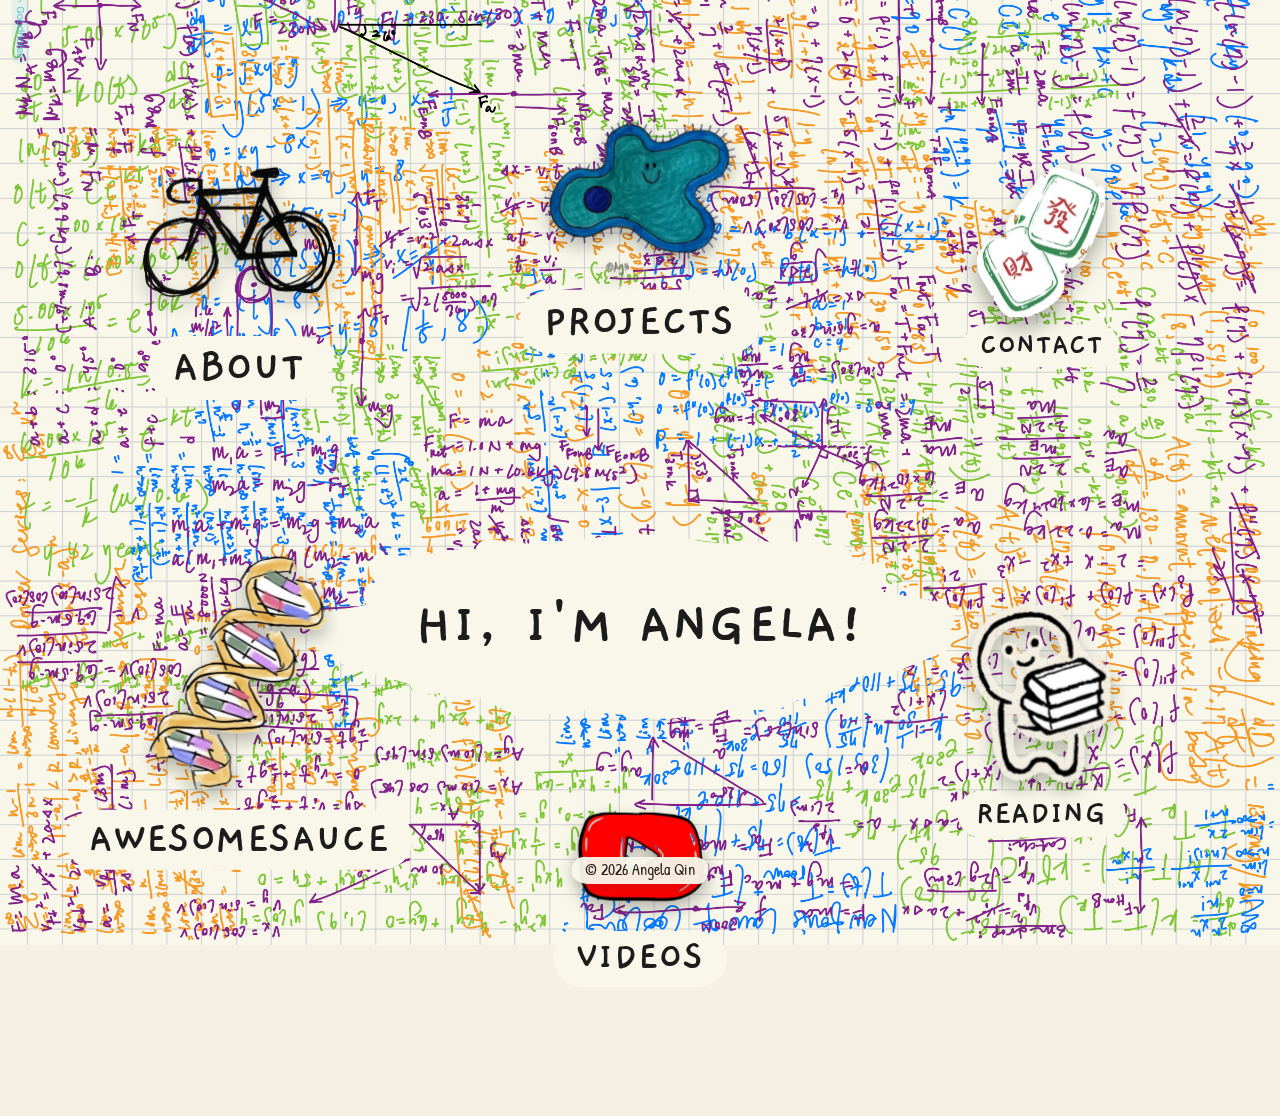
<file: index.html>
<!DOCTYPE html>
<html lang="en">
<head>
  <meta charset="UTF-8">
  <meta name="viewport" content="width=device-width, initial-scale=1.0">
  <link rel="icon" type="image/png" href="/favicon.png">
  <title>Home</title>
  <link rel="preconnect" href="https://fonts.googleapis.com">
  <link rel="preconnect" href="https://fonts.gstatic.com" crossorigin>
  <link href="https://fonts.googleapis.com/css2?family=Gaegu:wght@700&family=Patrick+Hand&display=swap" rel="stylesheet">
  <link rel="stylesheet" href="styles.css">
  <link rel="stylesheet" href="footer.css">
</head>
<body>
  <main class="viewport" aria-label="Navigation">
    <div class="board" id="board"></div>
  </main>
  <script src="page-layout.js"></script>
  <script src="script.js"></script>
</body>
</html>
</file>
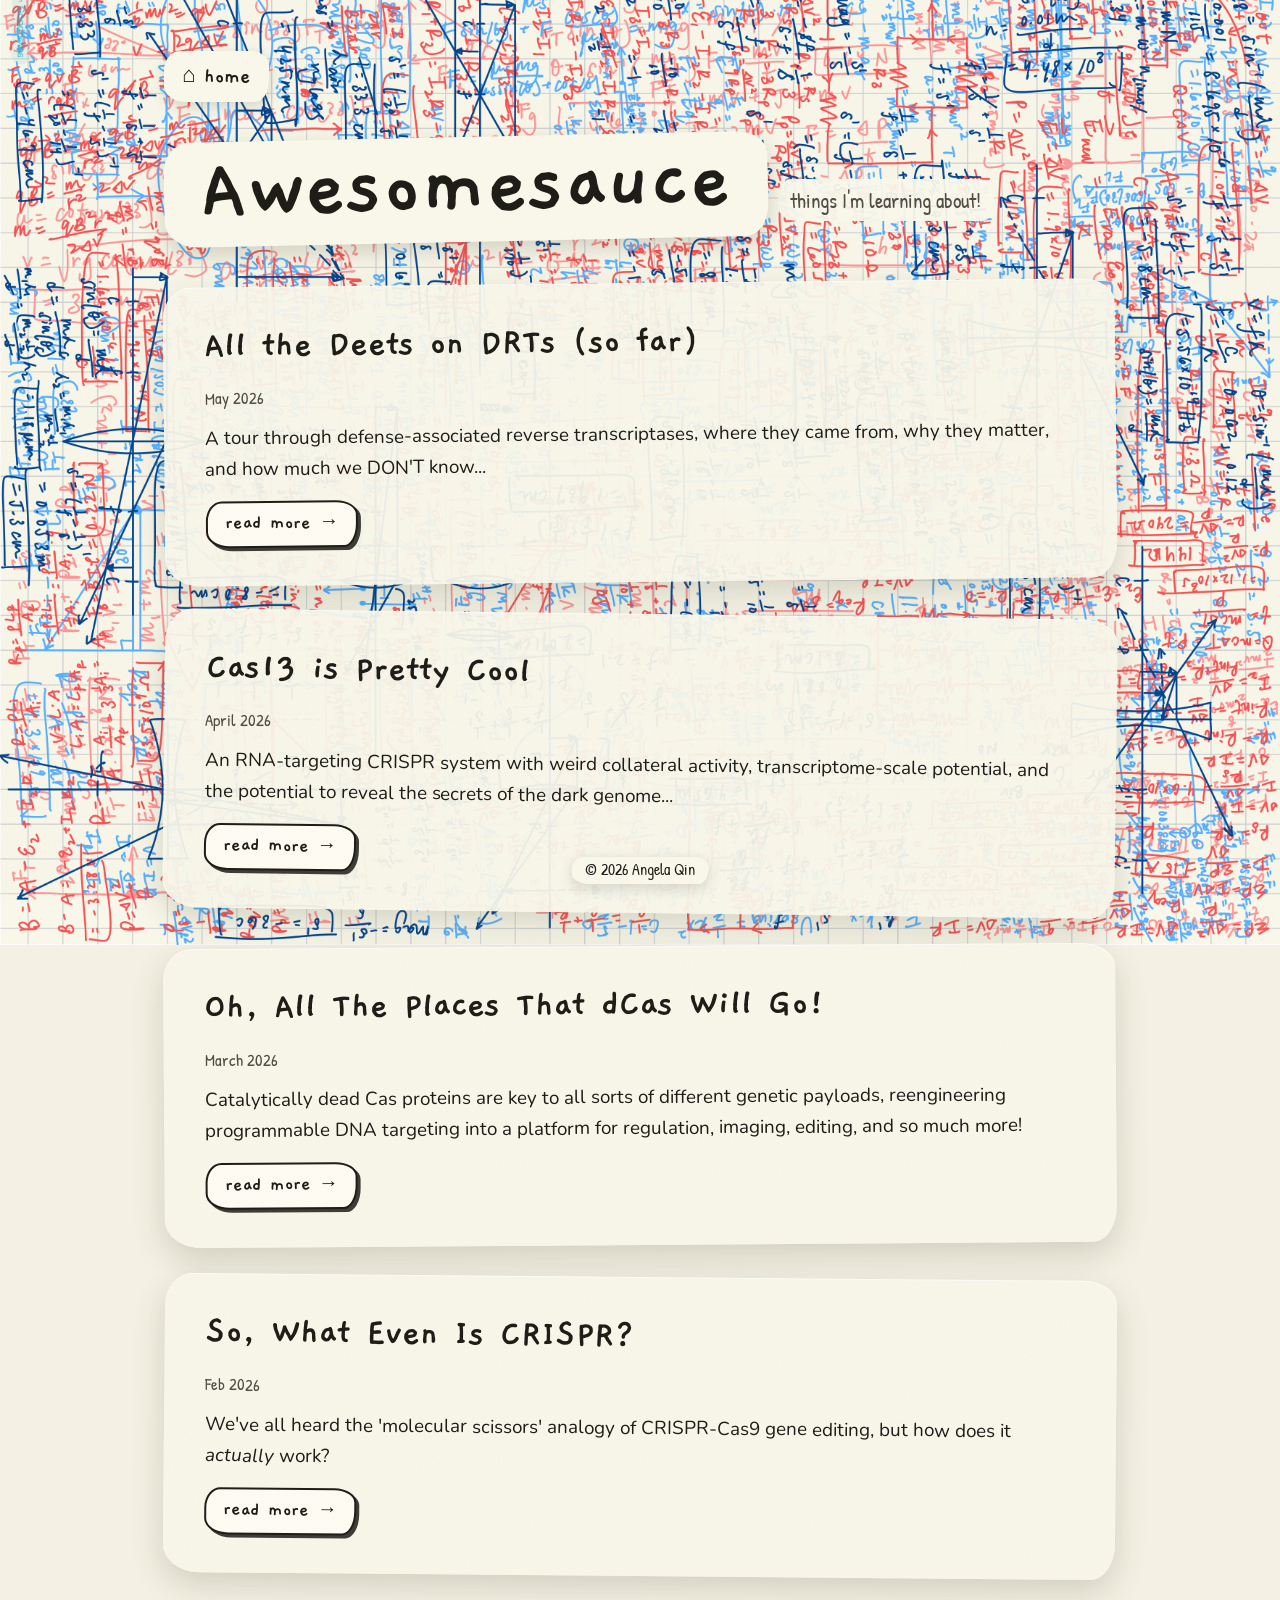
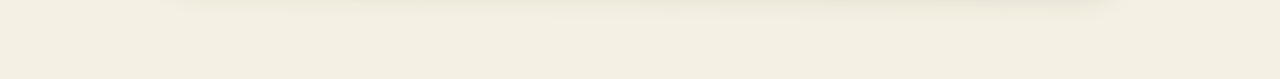
<file: awesomesauce/index.html>
<!DOCTYPE html>
<html lang="en">
<head>
  <meta charset="UTF-8">
  <meta name="viewport" content="width=device-width, initial-scale=1.0">
  <link rel="icon" type="image/png" href="/favicon.png">
  <title>Awesomesauce — Angela</title>
  <link rel="preconnect" href="https://fonts.googleapis.com">
  <link rel="preconnect" href="https://fonts.gstatic.com" crossorigin>
  <link href="https://fonts.googleapis.com/css2?family=Gaegu:wght@400;700&family=Patrick+Hand&family=Nunito:wght@400;600;700&display=swap" rel="stylesheet">
  <link rel="stylesheet" href="../pages.css">
  <link rel="stylesheet" href="../footer.css">
</head>
<body class="notebook">
  <div id="app"></div>
  <script src="../page-layout.js"></script>
  <script>
    // Edit this list to add posts / notes / essays.
    const posts = [
      {
        title: "All the Deets on DRTs (so far)",
        date: "May 2026",
        excerpt: "A tour through defense-associated reverse transcriptases, where they came from, why they matter, and how much we DON'T know...",
        link: "#",
        tilt: -0.6
      },
      {
        title: "Cas13 is Pretty Cool",
        date: "April 2026",
        excerpt: "An RNA-targeting CRISPR system with weird collateral activity, transcriptome-scale potential, and the potential to reveal the secrets of the dark genome...",
        link: "#",
        tilt: 0.7
      },
      {
        title: "Oh, All The Places That dCas Will Go!",
        date: "March 2026",
        excerpt: "Catalytically dead Cas proteins are key to all sorts of different genetic payloads, reengineering programmable DNA targeting into a platform for regulation, imaging, editing, and so much more!",
        link: "#",
        tilt: -0.4
      },
      {
        title: "So, What Even Is CRISPR?",
        date: "Feb 2026",
        excerpt: "We've all heard the 'molecular scissors' analogy of CRISPR-Cas9 gene editing, but how does it <em>actually</em> work?",
        link: "#",
        tilt: 0.5
      },
    ];

    const previews = posts.map(p =>
      PaperPanel({
        title: p.title,
        meta: p.date,
        tilt: p.tilt,
        body: `<p>${p.excerpt}</p>`,
        footer: `<a class="paper-link" href="${p.link}">read more &rarr;</a>`
      })
    ).join("");

    document.getElementById("app").innerHTML = NotebookPageLayout({
      title: "Awesomesauce",
      subtitle: "things I'm learning about!",
      children: previews
    });
  </script>
</body>
</html>
</file>
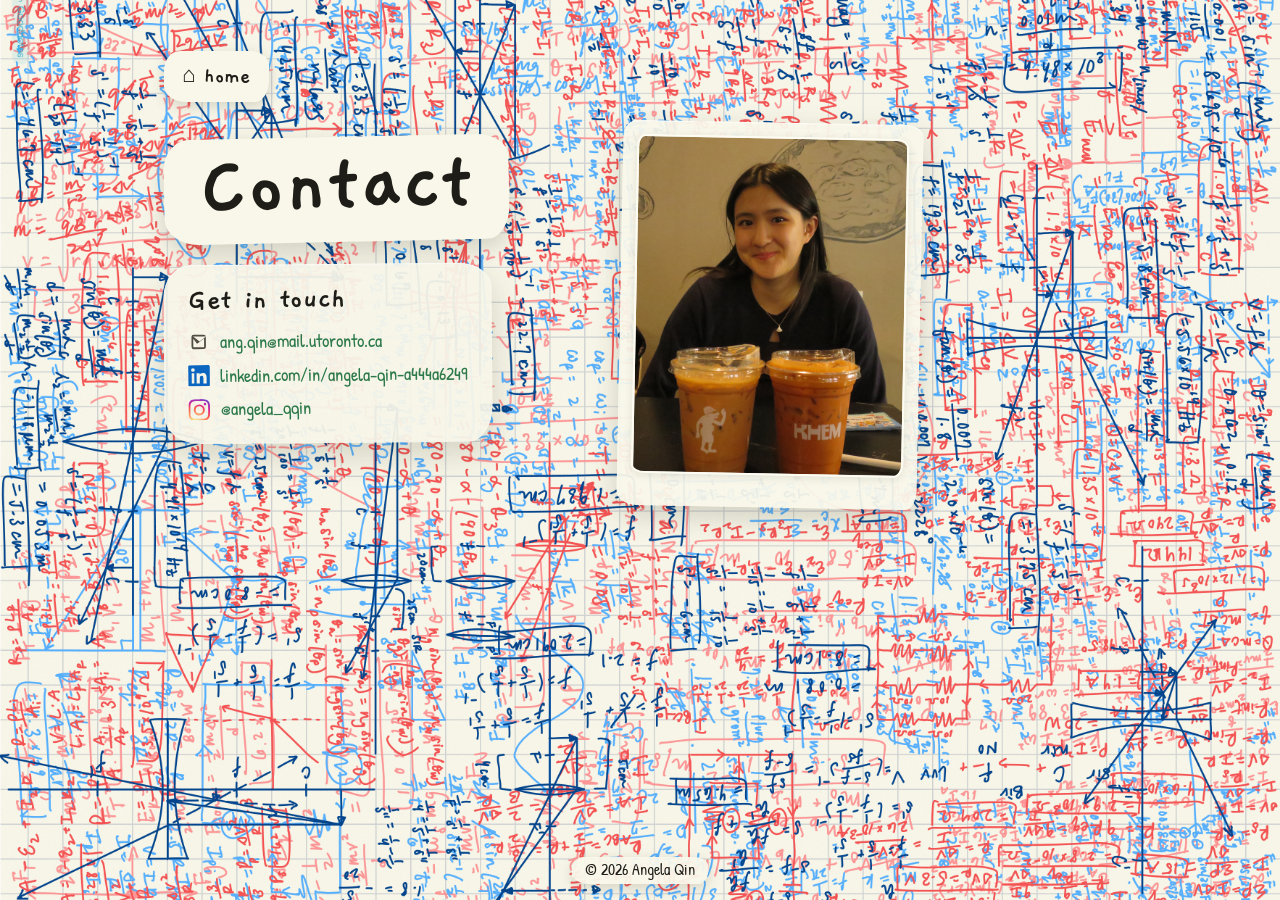
<file: contact/index.html>
<!DOCTYPE html>
<html lang="en">
<head>
  <meta charset="UTF-8">
  <meta name="viewport" content="width=device-width, initial-scale=1.0">
  <link rel="icon" type="image/png" href="/favicon.png">
  <title>Contact — Angela</title>
  <link rel="preconnect" href="https://fonts.googleapis.com">
  <link rel="preconnect" href="https://fonts.gstatic.com" crossorigin>
  <link href="https://fonts.googleapis.com/css2?family=Gaegu:wght@400;700&family=Patrick+Hand&family=Nunito:wght@400;600;700&display=swap" rel="stylesheet">
  <link rel="stylesheet" href="../pages.css">
  <link rel="stylesheet" href="../footer.css">
</head>
<body class="notebook notebook--contact">
  <div id="app"></div>
  <script src="../page-layout.js"></script>
  <script>
    const iconEmail = `<svg viewBox="0 0 24 24" aria-hidden="true"><path d="M4 6.5A2.5 2.5 0 0 1 6.5 4h11A2.5 2.5 0 0 1 20 6.5v11A2.5 2.5 0 0 1 17.5 20h-11A2.5 2.5 0 0 1 4 17.5v-11Zm1.8-.5 7.2 5.5L20.2 6H5.8ZM6 8.3v9.2c0 .28.22.5.5.5h11c.28 0 .5-.22.5-.5V8.3l-6.9 5.3a1 1 0 0 1-1.2 0L6 8.3Z" fill="currentColor"/></svg>`;
    const iconLinkedIn = `<svg viewBox="0 0 24 24" aria-hidden="true"><path fill="#0A66C2" d="M20.447 20.452h-3.554v-5.569c0-1.328-.027-3.037-1.852-3.037-1.853 0-2.136 1.445-2.136 2.939v5.667H9.351V9h3.414v1.561h.046c.477-.9 1.637-1.85 3.37-1.85 3.601 0 4.267 2.37 4.267 5.455v6.286zM5.337 7.433a-2.067 2.067 0 1 1 0-4.134 2.067 2.067 0 0 1 0 4.134zM6.756 20.452H3.916V9h2.84v11.452zM22.225 0H1.771C.792 0 0 .774 0 1.729v20.542C0 23.227.792 24 1.771 24h20.451C23.2 24 24 23.227 24 22.271V1.729C24 .774 23.2 0 22.222 0h.003z"/></svg>`;
    const iconInstagram = `<svg viewBox="0 0 24 24" aria-hidden="true"><defs><radialGradient id="ig-grad" cx="30%" cy="107%" r="150%"><stop offset="0%" stop-color="#fdf497"/><stop offset="5%" stop-color="#fdf497"/><stop offset="45%" stop-color="#fd5949"/><stop offset="60%" stop-color="#d6249f"/><stop offset="90%" stop-color="#285AEB"/></radialGradient></defs><path fill="url(#ig-grad)" d="M12 2.163c3.204 0 3.584.012 4.85.07 3.252.148 4.771 1.691 4.919 4.919.058 1.265.069 1.645.069 4.849 0 3.205-.012 3.584-.069 4.849-.149 3.225-1.664 4.771-4.919 4.919-1.266.058-1.644.07-4.85.07-3.204 0-3.584-.012-4.849-.07-3.26-.149-4.771-1.699-4.919-4.92-.058-1.265-.07-1.644-.07-4.849 0-3.204.013-3.583.07-4.849.149-3.227 1.664-4.771 4.919-4.919 1.266-.057 1.645-.069 4.849-.069zM12 0C8.741 0 8.333.014 7.053.072 2.695.272.273 2.69.073 7.052.014 8.333 0 8.741 0 12c0 3.259.014 3.668.072 4.948.2 4.358 2.618 6.78 6.98 6.98C8.333 23.986 8.741 24 12 24c3.259 0 3.668-.014 4.948-.072 4.354-.2 6.782-2.618 6.979-6.98.059-1.28.073-1.689.073-4.948 0-3.259-.014-3.667-.072-4.947-.196-4.354-2.617-6.78-6.979-6.98C15.668.014 15.259 0 12 0zm0 5.838a6.162 6.162 0 1 0 0 12.324 6.162 6.162 0 0 0 0-12.324zM12 16a4 4 0 1 1 0-8 4 4 0 0 1 0 8zm6.406-11.845a1.44 1.44 0 1 0 0 2.881 1.44 1.44 0 0 0 0-2.881z"/></svg>`;

    const links = `
      <div class="contact-rows">
        <a class="contact-row" href="mailto:ang.qin@mail.utoronto.ca">
          <span class="contact-icon">${iconEmail}</span>
          <span class="contact-label">ang.qin@mail.utoronto.ca</span>
        </a>
        <a class="contact-row" href="https://www.linkedin.com/in/angela-qin-a444a6249/" target="_blank" rel="noopener noreferrer">
          <span class="contact-icon contact-icon--brand">${iconLinkedIn}</span>
          <span class="contact-label">linkedin.com/in/angela-qin-a444a6249</span>
        </a>
        <a class="contact-row" href="https://www.instagram.com/angela_qqin/" target="_blank" rel="noopener noreferrer">
          <span class="contact-icon contact-icon--brand">${iconInstagram}</span>
          <span class="contact-label">@angela_qqin</span>
        </a>
      </div>`;

    document.getElementById("app").innerHTML = NotebookPageLayout({
      title: "Contact",
      children: `
        <div class="contact-layout">
          ${PaperPanel({
            title: "Get in touch",
            tilt: -0.5,
            className: "paper-panel--contact",
            html: `<div class="panel-body">${links}</div>`
          })}
          <figure class="contact-photo-card">
            <img class="contact-photo" src="../assets/IMG_1138.JPEG" alt="Angela" loading="lazy">
          </figure>
        </div>`
    });
  </script>
</body>
</html>
</file>
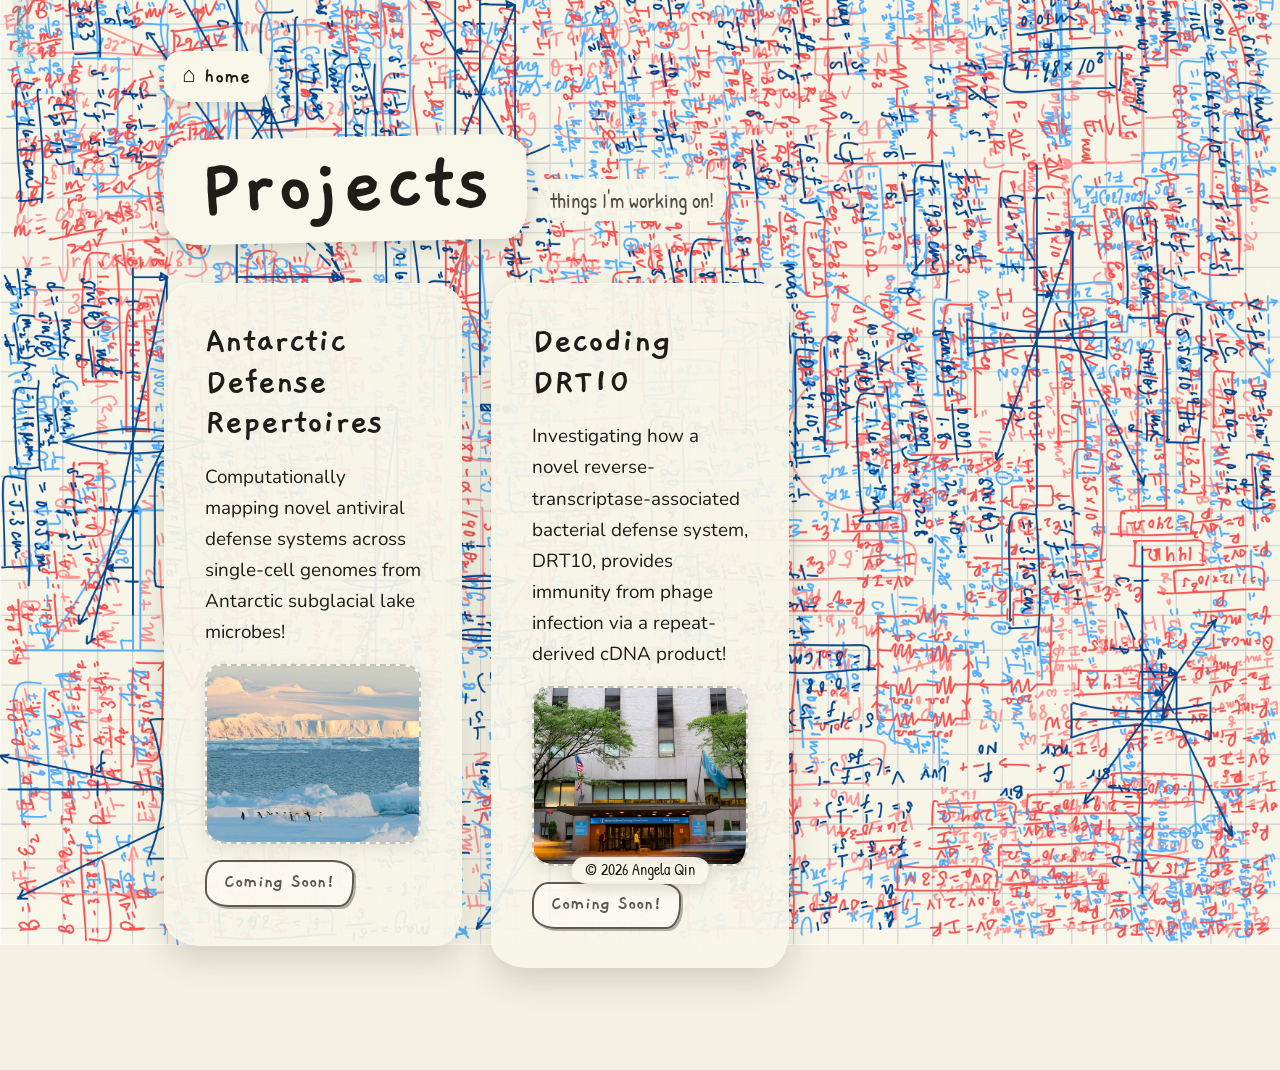
<file: projects/index.html>
<!DOCTYPE html>
<html lang="en">
<head>
  <meta charset="UTF-8">
  <meta name="viewport" content="width=device-width, initial-scale=1.0">
  <link rel="icon" type="image/png" href="/favicon.png">
  <title>Projects — Angela</title>
  <link rel="preconnect" href="https://fonts.googleapis.com">
  <link rel="preconnect" href="https://fonts.gstatic.com" crossorigin>
  <link href="https://fonts.googleapis.com/css2?family=Gaegu:wght@400;700&family=Patrick+Hand&family=Nunito:wght@400;600;700&display=swap" rel="stylesheet">
  <link rel="stylesheet" href="../pages.css">
  <link rel="stylesheet" href="../footer.css">
</head>
<body class="notebook">
  <div id="app"></div>
  <script src="../page-layout.js"></script>
  <script>
    // Edit this list to add / change projects.
    const projects = [
      {
        title: "Antarctic Defense Repertoires",
        desc: "Computationally mapping novel antiviral defense systems across single-cell genomes from Antarctic subglacial lake microbes!",
        img: "../assets/antarctica-project.png",
        alt: "Antarctic landscape with penguins, ice, and glaciers",
      },
      {
        title: "Decoding DRT10",
        desc: "Investigating how a novel reverse-transcriptase-associated bacterial defense system, DRT10, provides immunity from phage infection via a repeat-derived cDNA product!",
        img: "../assets/mskcc-project.png",
        alt: "Memorial Sloan Kettering Cancer Center main entrance",
      },
    ];

    const cards = projects.map(p =>
      PaperPanel({
        title: p.title,
        body: `<p>${p.desc}</p><div class="project-image"><img src="${p.img}" alt="${p.alt}" loading="lazy"></div>`,
        footer: `<span class="paper-link paper-link--soon">Coming Soon!</span>`
      })
    ).join("");

    document.getElementById("app").innerHTML = NotebookPageLayout({
      title: "Projects",
      subtitle: "things I'm working on!",
      children: `<div class="card-grid">${cards}</div>`
    });
  </script>
</body>
</html>
</file>
<file: styles.css>
*,
*::before,
*::after {
  box-sizing: border-box;
  margin: 0;
  padding: 0;
}

html,
body {
  width: 100%;
  min-height: 100svh;
  overflow-x: hidden;
  overflow-y: auto;
  background: #f4f1e4 url("assets/bg.png") center center / cover no-repeat fixed;
}

.viewport {
  position: relative;
  width: 100%;
  box-sizing: content-box;
  min-height: 100svh;
  --scroll-room-top: clamp(1.5rem, 4svh, 2.75rem);
  --scroll-buffer-bottom: clamp(80px, 12vh, 160px);
  padding-top: var(--scroll-room-top);
  padding-bottom: calc(clamp(64px, 8vh, 120px) + var(--scroll-buffer-bottom));
  overflow: visible;
  --safe-top: clamp(3.25rem, 9svh, 4.75rem);
  --safe-bottom: clamp(2.75rem, 7svh, 3.75rem);
  --safe-side: clamp(0.85rem, 3vw, 2rem);
}

.board {
  position: absolute;
  top: var(--safe-top);
  right: var(--safe-side);
  bottom: calc(var(--safe-bottom) + var(--scroll-buffer-bottom));
  left: var(--safe-side);
}

/* ── center greeting + scribble ─────────────────────────────── */
.hero {
  position: absolute;
  left: 50%;
  top: 56%;
  transform: translate(-50%, -50%);
  display: flex;
  align-items: center;
  justify-content: center;
  z-index: 0;
  pointer-events: none;
}

.hero-scribble {
  position: absolute;
  width: clamp(42vw, 50vw, 56vw);
  height: auto;
  left: 50%;
  transform: translateX(-50%);
}

.hero-text {
  position: relative;
  font-family: "Gaegu", "Patrick Hand", "Comic Sans MS", cursive;
  font-weight: 700;
  font-size: clamp(3.2vw, 4.6vw, 5rem);
  line-height: 1;
  text-transform: uppercase;
  letter-spacing: 0.02em;
  color: #1c1c1c;
  white-space: nowrap;
}

/* ── floating doodle icon ──────────────────────────────────── */
.icon {
  position: absolute;
  width: var(--w, 11vw);
  transform: translate(-50%, -50%);
  display: flex;
  flex-direction: column;
  align-items: center;
  gap: 0.6vw;
  text-decoration: none;
  color: #1a1a1a;
  z-index: 1;
}

/* icon positions within the padded board safe area */
.icon--projects     { left: 50%; top: 18%; }
.icon--about        { left: 17%; top: 22%; }
.icon--contact      { left: 83%; top: 22%; }
.icon--awesomesauce {
  left: 17%;
  top: 73%;
  --w: calc(14vw * 0.875);
  width: var(--w);
}
.icon--videos       { left: 50%; top: 86%; transform: translate(-50%, calc(-50% + 45px)); }

.icon--projects .icon-label {
  transform: translateY(clamp(-0.7rem, -1.5vw, -1.1rem));
}

.icon--videos .icon-label {
  transform: translateY(clamp(-0.35rem, -0.8vw, -0.6rem));
}

.icon--videos .icon-art {
  margin-top: clamp(0.4rem, 1vw, 0.85rem);
  position: relative;
  top: clamp(0.35rem, 0.85vw, 0.65rem);
}
.icon--reading      { left: 83%; top: 74%; }

.icon-art {
  width: 100%;
  aspect-ratio: 1 / 1;
  display: flex;
  align-items: center;
  justify-content: center;
  animation: float 4.5s ease-in-out infinite;
  animation-delay: var(--delay, 0s);
  filter: drop-shadow(0 0.7vw 0.7vw rgba(0, 0, 0, 0.28));
  transition: transform 0.2s ease, filter 0.2s ease;
  will-change: transform;
}

.icon-art img,
.icon-art svg {
  width: 100%;
  height: 100%;
  object-fit: contain;
  display: block;
}

.icon-art--plate {
  background: rgba(244, 241, 228, 0.82);
  backdrop-filter: blur(8px);
  -webkit-backdrop-filter: blur(8px);
  border-radius: 24%;
  padding: 9%;
}

.icon-art--prominent {
  filter: drop-shadow(0 0.84vw 0.84vw rgba(0, 0, 0, 0.336));
}

.icon:hover .icon-art,
.icon:focus-visible .icon-art {
  transform: scale(1.12) rotate(-2deg);
  filter: drop-shadow(0 1.2vw 1vw rgba(0, 0, 0, 0.34));
}

.icon:hover .icon-art--prominent,
.icon:focus-visible .icon-art--prominent {
  filter: drop-shadow(0 1.44vw 1.2vw rgba(0, 0, 0, 0.408));
}

.icon:focus-visible {
  outline: none;
}

.icon-label {
  font-family: "Gaegu", "Patrick Hand", "Comic Sans MS", cursive;
  font-weight: 700;
  font-size: calc(var(--w) * 0.24);
  line-height: 1;
  color: #1c1c1c;
  text-transform: uppercase;
  letter-spacing: 0.02em;
  pointer-events: none;
  background: #f8f7ea;
  border-radius: 20em;
  padding: 0.18em 0.55em 0.22em;
}

@keyframes float {
  0%,
  100% { transform: translateY(0); }
  50%  { transform: translateY(-0.55vw); }
}

@media (prefers-reduced-motion: reduce) {
  .icon-art { animation: none; }
}

@media (max-width: 900px) {
  .viewport {
    --safe-top: clamp(3rem, 8svh, 4.25rem);
    --safe-bottom: clamp(2.5rem, 6.5svh, 3.25rem);
  }

  .hero-scribble {
    width: clamp(48vw, 58vw, 64vw);
  }

  .icon--projects     { top: 20%; }
  .icon--about        { top: 24%; left: 16%; }
  .icon--contact      { top: 24%; left: 84%; }
  .icon--awesomesauce { top: 74%; left: 16%; }
  .icon--videos       { top: 87%; }
  .icon--reading      { top: 75%; left: 84%; }
}

@media (max-width: 600px) {
  .viewport {
    --safe-top: clamp(2.75rem, 7.5svh, 3.75rem);
    --safe-side: clamp(0.65rem, 2.5vw, 1.25rem);
  }

  .hero-text {
    font-size: clamp(4.8vw, 6vw, 2.2rem);
  }

  .icon {
    gap: 0.45vw;
  }

  .icon--projects     { top: 21%; --w-adjust: 0.88; }
  .icon--about        { top: 26%; left: 15%; }
  .icon--contact      { top: 26%; left: 85%; }
  .icon--awesomesauce { top: 75%; left: 15%; }
  .icon--videos       { top: 88%; }
  .icon--reading      { top: 76%; left: 85%; }
}

@media (max-height: 700px) {
  .viewport {
    --safe-top: clamp(2.5rem, 7svh, 3.5rem);
    --safe-bottom: clamp(2.25rem, 6svh, 3rem);
  }

  .hero-scribble {
    width: clamp(38vw, 46vw, 52vw);
  }

  .hero-text {
    font-size: clamp(2.8vw, 3.8vw, 3.2rem);
  }

  .icon--projects { top: 22%; }
  .icon--about,
  .icon--contact  { top: 27%; }
  .icon--awesomesauce { top: 76%; }
  .icon--videos   { top: 89%; }
  .icon--reading  { top: 77%; }
}
</file>
<file: footer.css>
/* Global copyright footer — included on every page */
.site-copyright {
  position: fixed;
  bottom: clamp(0.55rem, 1.8svh, 1rem);
  left: 50%;
  transform: translateX(-50%);
  z-index: 20;
  font-family: "Patrick Hand", "Gaegu", "Comic Sans MS", cursive;
  font-size: clamp(0.82rem, 1.4vw, 0.98rem);
  line-height: 1;
  color: #1f1d18;
  background: rgba(248, 247, 234, 0.95);
  padding: 0.32em 0.85em 0.38em;
  border-radius: 14px 18px 12px 20px / 16px 12px 20px 14px;
  box-shadow: 0 4px 14px rgba(60, 60, 40, 0.18);
  pointer-events: none;
  white-space: nowrap;
}
</file>
<file: pages.css>
/* ───────────────────────────────────────────────────────────
   Shared styles for notebook sub-pages.
   Swap the background image in ONE place: --notebook-bg below.
   ─────────────────────────────────────────────────────────── */
:root {
  --paper: #f8f7ea;          /* warm cream paper */
  --paper-translucent: rgba(248, 247, 234, 0.95);
  --ink: #1f1d18;
  --ink-soft: #514d44;
  --accent: #2d7a4a;
  --notebook-bg: url("assets/bg2.png");
}

*,
*::before,
*::after {
  box-sizing: border-box;
  margin: 0;
  padding: 0;
}

html { scroll-behavior: smooth; }

body.notebook {
  min-height: 100%;
  color: var(--ink);
  font-family: "Nunito", system-ui, -apple-system, "Segoe UI", sans-serif;
  font-size: clamp(1rem, 1.05vw + 0.7rem, 1.18rem);
  line-height: 1.65;
  /* warm cream paper underneath the messy doodle scan */
  background:
    #f4f1e4 var(--notebook-bg) center center / cover no-repeat fixed;
}

/* faint paper grain overlay across the whole page */
body.notebook::before {
  content: "";
  position: fixed;
  inset: 0;
  pointer-events: none;
  z-index: 0;
  opacity: 0.06;
  mix-blend-mode: multiply;
  background-image: url("data:image/svg+xml,%3Csvg xmlns='http://www.w3.org/2000/svg' width='120' height='120'%3E%3Cfilter id='n'%3E%3CfeTurbulence type='fractalNoise' baseFrequency='0.8' numOctaves='2' stitchTiles='stitch'/%3E%3CfeColorMatrix type='saturate' values='0'/%3E%3C/filter%3E%3Crect width='100%25' height='100%25' filter='url(%23n)'/%3E%3C/svg%3E");
  background-size: 160px 160px;
}

/* ── layout ──────────────────────────────────────────────── */
.notebook-page {
  position: relative;
  z-index: 1;
  max-width: 1080px;
  margin: 0 auto;
  padding: clamp(1.5rem, 4vw, 3.5rem) clamp(1.2rem, 5vw, 4rem) clamp(4rem, 8vw, 7rem);
}

.page-header {
  display: flex;
  align-items: center;
  justify-content: flex-start;
  margin-bottom: clamp(1.2rem, 3vw, 2.2rem);
}

.home-link {
  display: inline-flex;
  align-items: center;
  gap: 0.4em;
  font-family: "Gaegu", "Patrick Hand", "Comic Sans MS", cursive;
  font-weight: 700;
  font-size: 1.4rem;
  text-decoration: none;
  color: var(--ink);
  background: var(--paper);
  border-radius: 16px 20px 14px 22px / 20px 14px 22px 16px;
  padding: 0.3em 0.8em;
  box-shadow: 0 4px 14px rgba(60, 60, 40, 0.18);
  transition: transform 0.15s ease, box-shadow 0.15s ease;
}
.home-link:hover {
  transform: translateY(-2px) rotate(-1deg);
  box-shadow: 0 7px 18px rgba(60, 60, 40, 0.24);
}

.page-title {
  display: inline-block;
  font-family: "Gaegu", "Patrick Hand", "Comic Sans MS", cursive;
  font-weight: 700;
  font-size: clamp(2.6rem, 9vw, 5.5rem);
  line-height: 0.95;
  letter-spacing: 0.01em;
  color: var(--ink);
  background: var(--paper);
  padding: 0.08em 0.4em 0.16em;
  border-radius: 26px 32px 22px 34px / 30px 22px 34px 26px;
  box-shadow: 0 8px 22px rgba(60, 60, 40, 0.2);
  transform: rotate(-1.2deg);
  margin-bottom: clamp(1.4rem, 3.5vw, 2.6rem);
}

.page-title-row {
  display: flex;
  flex-wrap: wrap;
  align-items: flex-end;
  gap: clamp(0.75rem, 2vw, 1.4rem);
  margin-bottom: clamp(1.4rem, 3.5vw, 2.6rem);
}

.page-title-row .page-title {
  margin-bottom: 0;
}

.page-title-aside {
  font-family: "Patrick Hand", "Gaegu", cursive;
  font-size: clamp(1.05rem, 1.8vw, 1.4rem);
  line-height: 1;
  white-space: nowrap;
  color: var(--ink-soft);
  background: var(--paper-translucent);
  padding: 0.28em 0.7em 0.34em;
  border-radius: 14px 18px 12px 20px / 18px 12px 20px 14px;
  box-shadow: 0 6px 18px rgba(60, 60, 40, 0.16);
  transform: rotate(0.7deg);
}

.page-subtitle {
  max-width: 40ch;
  margin: -0.6rem 0 2rem 0.3rem;
  font-family: "Patrick Hand", "Gaegu", cursive;
  font-size: 1.3rem;
  color: var(--ink-soft);
  background: var(--paper-translucent);
  display: inline-block;
  padding: 0.2em 0.6em;
  border-radius: 14px 18px 12px 20px / 18px 12px 20px 14px;
}

.page-content {
  display: flex;
  flex-direction: column;
  gap: clamp(1.2rem, 2.5vw, 2rem);
}

/* ── paper panel ("carved out" cream cutout) ─────────────── */
.paper-panel {
  position: relative;
  background: var(--paper-translucent);
  /* deliberately uneven corners so it reads as a cleared paper space */
  border-radius: 28px 34px 24px 36px / 32px 24px 36px 28px;
  padding: clamp(1.4rem, 3vw, 2.6rem) clamp(1.4rem, 3.2vw, 2.8rem);
  box-shadow:
    0 12px 32px rgba(55, 55, 35, 0.18),
    0 1px 0 rgba(255, 255, 255, 0.6) inset;
  transform: rotate(var(--tilt, 0deg));
}

/* subtle paper grain inside each panel */
.paper-panel::after {
  content: "";
  position: absolute;
  inset: 0;
  border-radius: inherit;
  pointer-events: none;
  opacity: 0.05;
  mix-blend-mode: multiply;
  background-image: url("data:image/svg+xml,%3Csvg xmlns='http://www.w3.org/2000/svg' width='100' height='100'%3E%3Cfilter id='n'%3E%3CfeTurbulence type='fractalNoise' baseFrequency='0.85' numOctaves='2' stitchTiles='stitch'/%3E%3CfeColorMatrix type='saturate' values='0'/%3E%3C/filter%3E%3Crect width='100%25' height='100%25' filter='url(%23n)'/%3E%3C/svg%3E");
  background-size: 140px 140px;
}

.panel-title {
  font-family: "Gaegu", "Patrick Hand", cursive;
  font-weight: 700;
  font-size: clamp(1.6rem, 3.5vw, 2.4rem);
  line-height: 1.05;
  margin-bottom: 0.5em;
  color: var(--ink);
}

.panel-meta {
  font-family: "Patrick Hand", cursive;
  font-size: 1.05rem;
  color: var(--ink-soft);
  margin-bottom: 0.6em;
}

.panel-body {
  color: var(--ink);
}
.panel-body p + p { margin-top: 0.9em; }
.panel-body a { color: var(--accent); }

/* lists for quick facts */
.fact-list {
  list-style: none;
  display: flex;
  flex-wrap: wrap;
  gap: 0.5rem 0.8rem;
}
.fact-list li {
  font-family: "Patrick Hand", cursive;
  font-size: 1.15rem;
  background: rgba(45, 122, 74, 0.1);
  border: 1.5px dashed rgba(45, 122, 74, 0.5);
  border-radius: 12px 16px 10px 18px / 16px 10px 18px 12px;
  padding: 0.25em 0.7em;
}

/* hand-drawn style link / button */
.paper-link {
  display: inline-block;
  margin-top: 1rem;
  font-family: "Gaegu", "Patrick Hand", cursive;
  font-weight: 700;
  font-size: 1.25rem;
  text-decoration: none;
  color: var(--ink);
  padding: 0.2em 0.85em 0.3em;
  border: 2.5px solid var(--ink);
  border-radius: 16px 22px 14px 24px / 20px 14px 24px 16px;
  background: #fffdf3;
  box-shadow: 3px 3px 0 rgba(31, 29, 24, 0.85);
  transition: transform 0.12s ease, box-shadow 0.12s ease;
}
.paper-link:hover {
  transform: translate(-1px, -1px);
  box-shadow: 5px 5px 0 rgba(31, 29, 24, 0.85);
}

.paper-link--soon {
  cursor: default;
  color: var(--ink-soft);
  border-color: var(--ink-soft);
  background: rgba(255, 253, 243, 0.75);
  box-shadow: 2px 2px 0 rgba(81, 77, 68, 0.45);
  opacity: 0.92;
}

.paper-link--soon:hover {
  transform: none;
  box-shadow: 2px 2px 0 rgba(81, 77, 68, 0.45);
}

/* contact page — bubble + photo in one left-aligned flex row */
.notebook--contact .page-content {
  align-items: flex-start;
  overflow: visible;
}

.notebook--contact .page-title {
  margin-bottom: clamp(0.9rem, 2vw, 1.4rem);
}

/* lift photo to title row: title block height + title gap + card top padding */
.notebook--contact {
  --contact-photo-lift: calc(
    clamp(0.9rem, 2vw, 1.4rem)
    + clamp(2.6rem, 9vw, 5.5rem) * 1.19
    + clamp(0.65rem, 1.4vw, 0.9rem)
  );
}

.contact-layout {
  display: flex;
  flex-direction: row;
  flex-wrap: wrap;
  align-items: flex-start;
  gap: clamp(8rem, 9vw, 10rem);
  width: fit-content;
  max-width: 100%;
  overflow: visible;
}

.contact-photo-card {
  flex: none;
  align-self: flex-start;
  width: clamp(200px, 28vw, 300px);
  max-width: 300px;
  margin: 0;
  padding: clamp(0.65rem, 1.4vw, 0.9rem) clamp(0.65rem, 1.4vw, 0.9rem) clamp(1.4rem, 2.5vw, 2rem);
  background: var(--paper-translucent);
  border-radius: 14px 18px 12px 20px / 18px 12px 20px 14px;
  box-shadow:
    0 10px 28px rgba(55, 55, 35, 0.2),
    0 1px 0 rgba(255, 255, 255, 0.6) inset;
  transform: translateY(calc(-1 * var(--contact-photo-lift))) rotate(1.1deg);
}

.contact-photo {
  display: block;
  width: 100%;
  aspect-ratio: 4 / 5;
  object-fit: cover;
  object-position: center;
  border-radius: 8px 12px 10px 14px / 12px 10px 14px 8px;
  border: 2px solid rgba(255, 253, 243, 0.9);
  box-shadow: 0 2px 8px rgba(55, 55, 35, 0.12);
}

.paper-panel--contact {
  flex: none;
  width: fit-content;
  max-width: min(90%, 520px);
  margin: 0;
  padding: clamp(0.85rem, 2vw, 1.25rem) clamp(1rem, 2.2vw, 1.5rem);
}

.paper-panel--contact .panel-title {
  font-size: clamp(1.35rem, 2.8vw, 1.85rem);
  margin-bottom: 0.45em;
}

.contact-rows {
  display: flex;
  flex-direction: column;
  gap: 0.4rem;
}

.contact-row {
  display: flex;
  align-items: center;
  gap: 0.65rem;
  font-family: "Patrick Hand", cursive;
  font-size: 1.15rem;
  color: var(--ink);
  text-decoration: none;
  width: fit-content;
  max-width: 100%;
  padding: 0.1rem 0;
  border-bottom: 2px dotted transparent;
  transition: color 0.15s ease, border-color 0.15s ease;
}

.contact-row:hover {
  color: var(--accent);
  border-bottom-color: var(--accent);
}

.contact-icon {
  flex: 0 0 1.35rem;
  width: 1.35rem;
  height: 1.35rem;
  color: var(--ink-soft);
}

.contact-icon svg {
  display: block;
  width: 100%;
  height: 100%;
}

.contact-icon--brand {
  color: inherit;
}

.contact-row:hover .contact-icon:not(.contact-icon--brand) {
  color: var(--accent);
}

.contact-label {
  line-height: 1.2;
  word-break: break-word;
}

/* ── grids ───────────────────────────────────────────────── */
.card-grid {
  display: grid;
  grid-template-columns: repeat(auto-fill, minmax(280px, 1fr));
  gap: clamp(1.1rem, 2.4vw, 1.8rem);
  align-items: start;
}

.card-grid .paper-panel {
  transform: none;
  height: auto;
  align-self: start;
}

.project-image {
  width: 100%;
  margin-top: 1rem;
  aspect-ratio: 16 / 10;
  min-height: clamp(120px, 22vw, 180px);
  border-radius: 16px 20px 14px 22px / 18px 14px 22px 16px;
  border: 2px dashed rgba(81, 77, 68, 0.32);
  box-shadow:
    inset 0 1px 0 rgba(255, 255, 255, 0.55),
    0 4px 14px rgba(60, 60, 40, 0.12);
  overflow: hidden;
  background: rgba(255, 253, 243, 0.9);
}

.project-image img {
  display: block;
  width: 100%;
  height: 100%;
  object-fit: cover;
  object-position: center;
  transform: scale(1.05);
}

/* about page */
.notebook--about .page-content {
  gap: clamp(2rem, 4vw, 3rem);
}

.about-section {
  display: flex;
  flex-direction: column;
  gap: clamp(1rem, 2.2vw, 1.5rem);
  width: 100%;
  min-width: 0;
}

.about-section-title {
  font-family: "Gaegu", "Patrick Hand", cursive;
  font-weight: 700;
  font-size: clamp(1.9rem, 4.2vw, 2.75rem);
  line-height: 1;
  color: var(--ink);
  background: var(--paper-translucent);
  display: inline-block;
  width: fit-content;
  max-width: 100%;
  padding: 0.12em 0.45em 0.2em;
  border-radius: 18px 24px 16px 26px / 22px 16px 26px 18px;
  box-shadow: 0 6px 18px rgba(60, 60, 40, 0.16);
  transform: rotate(-0.6deg);
}

.about-section--intro {
  width: 100%;
}

.about-intro-wrap {
  width: 100%;
}

.about-content-row {
  display: grid;
  grid-template-columns: minmax(0, 1fr) auto;
  align-items: center;
  gap: clamp(2rem, 4vw, 4rem);
}

.about-text {
  min-width: 0;
}

.about-photo-circle {
  flex-shrink: 0;
  width: clamp(120px, 14vw, 190px);
  height: clamp(120px, 14vw, 190px);
  border-radius: 50%;
  object-fit: cover;
  object-position: center;
  border: 3px solid rgba(248, 247, 234, 0.95);
  box-shadow: 0 6px 18px rgba(60, 60, 40, 0.22);
}

.paper-panel--intro {
  max-width: 100%;
}

.paper-panel--intro .panel-body p {
  font-size: clamp(1rem, 1.05vw + 0.75rem, 1.15rem);
  line-height: 1.7;
}

.img-placeholder {
  background:
    linear-gradient(145deg, rgba(255, 253, 243, 0.9), rgba(244, 241, 228, 0.75));
  border: 2px dashed rgba(81, 77, 68, 0.32);
  border-radius: 16px 20px 14px 22px / 18px 14px 22px 16px;
  box-shadow: inset 0 1px 0 rgba(255, 255, 255, 0.55);
}

.science-image {
  width: 100%;
  height: clamp(140px, 18vw, 200px);
  margin-bottom: 0.9rem;
  border-radius: 16px 20px 14px 22px / 18px 14px 22px 16px;
  border: 2px dashed rgba(81, 77, 68, 0.32);
  box-shadow:
    inset 0 1px 0 rgba(255, 255, 255, 0.55),
    0 4px 14px rgba(60, 60, 40, 0.12);
  overflow: hidden;
  background: rgba(255, 253, 243, 0.9);
}

.science-image img {
  display: block;
  width: 100%;
  height: 100%;
  object-fit: cover;
  object-position: center;
}

/* crispr-group-photo.jpg has thin white strips on the source left/right edges */
.science-image img[src*="crispr-group-photo"] {
  transform: scale(1.08);
}

.img-placeholder--science {
  aspect-ratio: 4 / 3;
  width: 100%;
  margin-bottom: 0.9rem;
}

.science-grid {
  display: grid;
  grid-template-columns: repeat(3, minmax(0, 1fr));
  gap: clamp(1rem, 2.2vw, 1.6rem);
  width: 100%;
}

.science-card {
  display: flex;
  flex-direction: column;
  min-width: 0;
  padding: clamp(1rem, 2.2vw, 1.5rem);
}

.science-card-title {
  font-family: "Gaegu", "Patrick Hand", cursive;
  font-weight: 700;
  font-size: clamp(1.2rem, 2.2vw, 1.55rem);
  line-height: 1.1;
  margin-bottom: 0.45em;
  color: var(--ink);
}

.science-card-blurb {
  font-size: clamp(0.92rem, 0.9vw + 0.7rem, 1.02rem);
  line-height: 1.55;
  color: var(--ink);
}

.hobby-grid {
  display: grid;
  grid-template-columns: repeat(3, minmax(0, 1fr));
  gap: clamp(0.85rem, 2vw, 1.25rem);
  width: 100%;
}

.hobby-card {
  margin: 0;
  min-width: 0;
  aspect-ratio: 1;
}

.hobby-flip {
  display: block;
  width: 100%;
  height: 100%;
  aspect-ratio: 1;
  padding: 0;
  border: none;
  background: none;
  cursor: pointer;
  border-radius: 16px 20px 14px 22px / 18px 14px 22px 16px;
  perspective: 900px;
  -webkit-tap-highlight-color: transparent;
}

.hobby-flip:focus-visible {
  outline: 3px solid rgba(45, 122, 74, 0.55);
  outline-offset: 3px;
}

.hobby-flip-inner {
  position: relative;
  display: block;
  width: 100%;
  height: 100%;
  aspect-ratio: 1;
  transition: transform 0.55s ease;
  transform-style: preserve-3d;
}

.hobby-flip:hover .hobby-flip-inner,
.hobby-flip:focus-visible .hobby-flip-inner,
.hobby-flip.is-flipped .hobby-flip-inner {
  transform: rotateY(180deg);
}

.hobby-flip-front,
.hobby-flip-back {
  position: absolute;
  inset: 0;
  width: 100%;
  height: 100%;
  backface-visibility: hidden;
  -webkit-backface-visibility: hidden;
  border-radius: 16px 20px 14px 22px / 18px 14px 22px 16px;
  overflow: hidden;
}

.hobby-flip-front {
  display: block;
}

.hobby-flip-front--photo {
  border: 2px dashed rgba(81, 77, 68, 0.32);
  box-shadow:
    inset 0 1px 0 rgba(255, 255, 255, 0.55),
    0 4px 14px rgba(60, 60, 40, 0.12);
}

.hobby-flip-placeholder-text {
  position: absolute;
  inset: 0;
  display: flex;
  align-items: center;
  justify-content: center;
  padding: 1rem 1rem 3rem;
  font-family: "Patrick Hand", "Nunito", sans-serif;
  font-size: clamp(0.8rem, 1.2vw, 0.95rem);
  line-height: 1.35;
  text-align: center;
  color: var(--ink-soft);
}

.hobby-flip-photo {
  position: absolute;
  inset: 0;
  width: 100%;
  height: 100%;
  object-fit: cover;
  object-position: center;
  display: block;
}

.hobby-flip-back {
  display: flex;
  align-items: center;
  justify-content: center;
  padding: clamp(0.75rem, 2vw, 1.1rem);
  background: var(--paper-translucent);
  border: 2px dashed rgba(81, 77, 68, 0.32);
  box-shadow:
    0 8px 20px rgba(55, 55, 35, 0.15),
    inset 0 1px 0 rgba(255, 255, 255, 0.55);
  transform: rotateY(180deg);
}

.hobby-flip-text {
  font-family: "Patrick Hand", "Nunito", sans-serif;
  font-size: clamp(0.76rem, 1.15vw, 0.9rem);
  line-height: 1.4;
  text-align: center;
  color: var(--ink);
}

.hobby-flip-link {
  color: var(--accent);
  text-decoration: underline;
  text-decoration-style: dotted;
  text-underline-offset: 2px;
  cursor: pointer;
}

.hobby-flip-link:hover {
  color: var(--ink);
}

.hobby-caption {
  position: absolute;
  left: 50%;
  bottom: 0.65rem;
  transform: translateX(-50%);
  z-index: 1;
  font-family: "Gaegu", "Patrick Hand", cursive;
  font-weight: 700;
  font-size: clamp(1rem, 1.8vw, 1.25rem);
  line-height: 1;
  color: var(--ink);
  background: var(--paper-translucent);
  padding: 0.25em 0.7em 0.35em;
  border-radius: 12px 16px 10px 18px / 14px 10px 18px 12px;
  box-shadow: 0 4px 12px rgba(60, 60, 40, 0.18);
  white-space: nowrap;
  max-width: calc(100% - 1rem);
  overflow: hidden;
  text-overflow: ellipsis;
}

@media (hover: none) {
  .hobby-flip:hover .hobby-flip-inner {
    transform: none;
  }

  .hobby-flip.is-flipped .hobby-flip-inner,
  .hobby-flip:focus-visible .hobby-flip-inner {
    transform: rotateY(180deg);
  }
}

@media (max-width: 900px) {
  .science-grid { grid-template-columns: 1fr; }

  .about-content-row {
    grid-template-columns: 1fr;
  }

  .about-photo-circle {
    justify-self: center;
  }
}

@media (max-width: 768px) {
  .contact-layout {
    flex-direction: column;
    align-items: stretch;
    width: 100%;
  }

  .contact-photo-card {
    align-self: center;
    width: min(280px, 85vw);
    max-width: 100%;
    transform: rotate(0.4deg);
  }
}

@media (max-width: 640px) {
  .page-title { transform: none; }
  .page-title-aside { transform: none; white-space: normal; }
  .paper-panel { transform: none; }
  .about-section-title { transform: none; }
  .paper-panel--contact { width: 100%; max-width: 100%; }
  .contact-photo-card { transform: rotate(0.4deg); }
  .card-grid { grid-template-columns: 1fr; }
  .hobby-grid { grid-template-columns: repeat(2, minmax(0, 1fr)); }
  .about-photo-circle {
    width: clamp(90px, 22vw, 120px);
    height: clamp(90px, 22vw, 120px);
  }
}

@media (max-width: 420px) {
  .hobby-grid { grid-template-columns: 1fr; }
}
</file>
